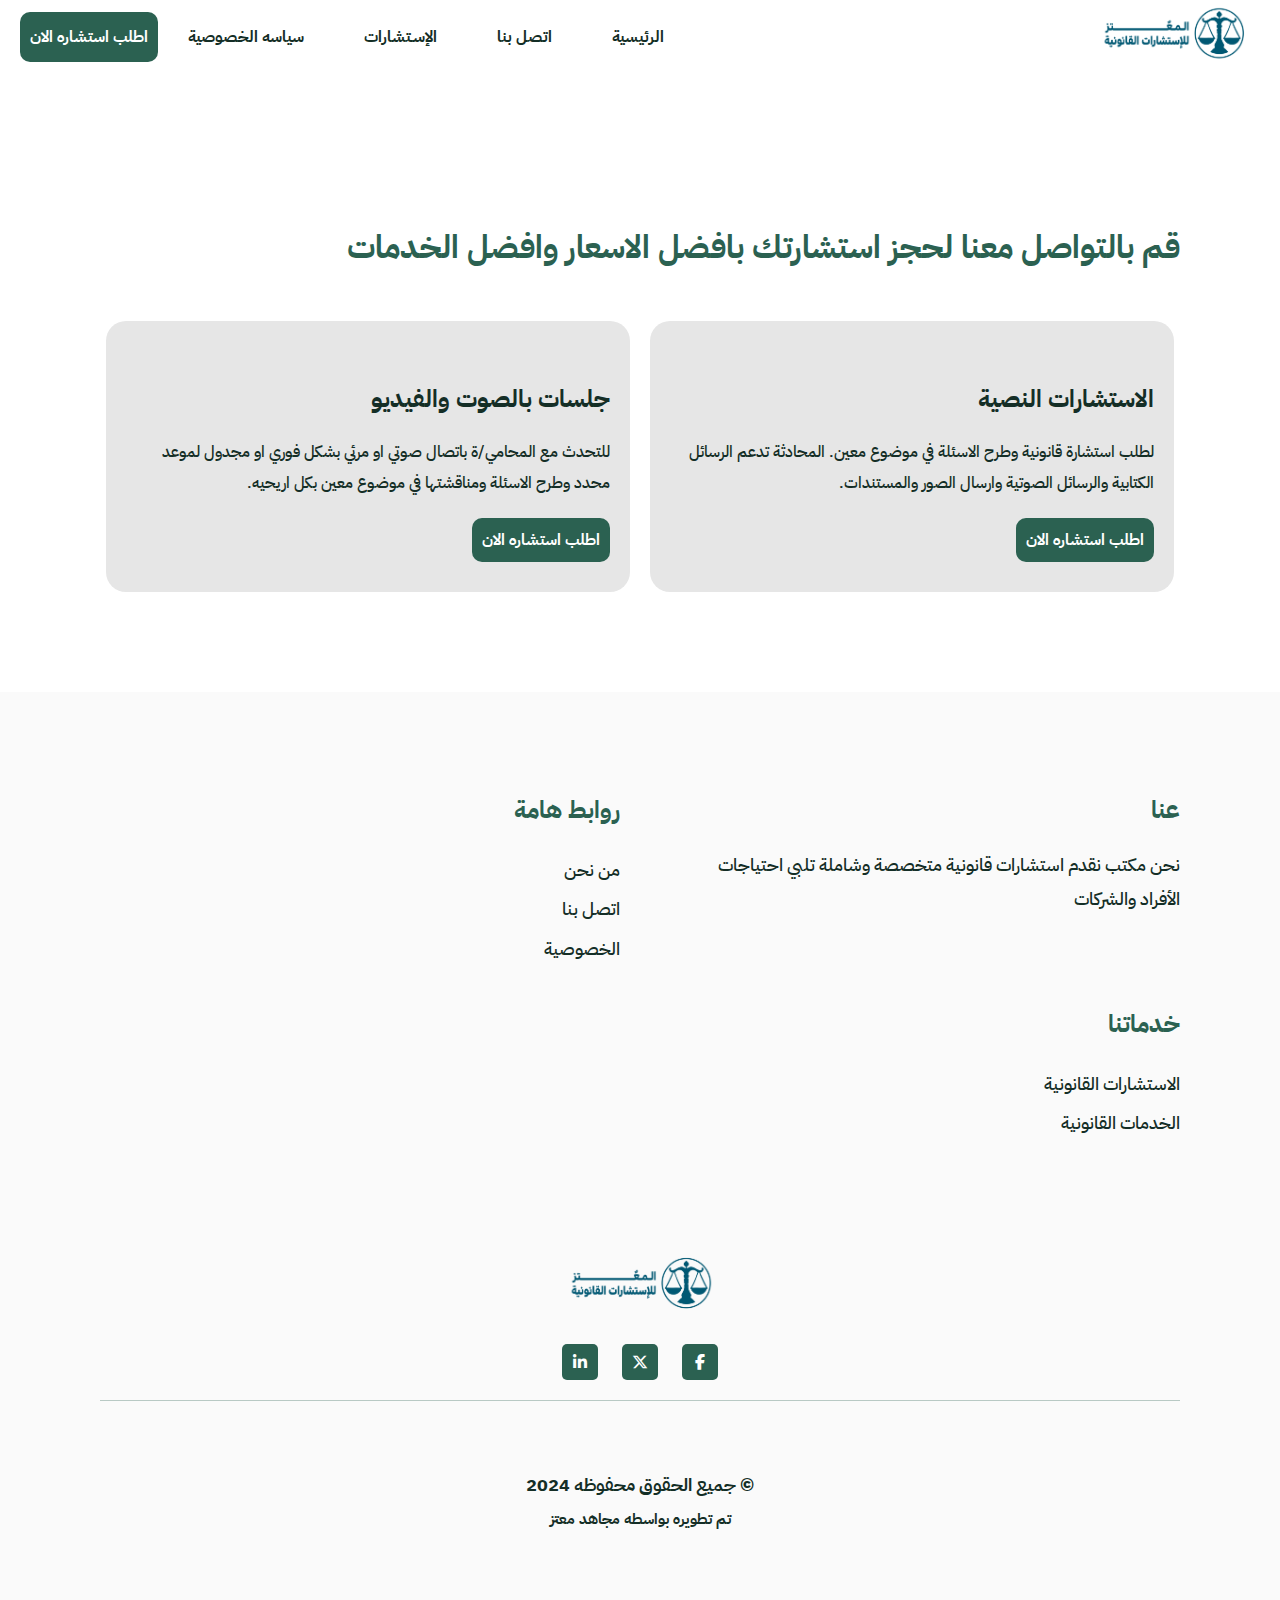
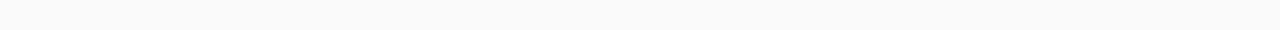
<file: consulting.html>
<!DOCTYPE html>
<html lang="en" dir="rtl">
<head>
    <meta charset="UTF-8">
    <meta name="viewport" content="width=device-width, initial-scale=1.0">
    <title> الاستشارات  | المعتز للاستشارات القانونيه </title>
    <link rel="icon" href="./assets/white logo - Copy.ico">
    <link rel="preconnect" href="https://fonts.googleapis.com">
<link rel="preconnect" href="https://fonts.gstatic.com" crossorigin>
<link href="https://fonts.googleapis.com/css2?family=IBM+Plex+Sans+Arabic:wght@300;400;500;600;700&display=swap" rel="stylesheet">
<link rel="stylesheet" href="./css/stayle.css">
<link rel="stylesheet" href="./css/all.css">
<link rel="stylesheet" href="./css/all.min.css">
<!-- Link Style File -->
</head>
<body>
    <!-- Start My Resume v 1.0 س
    copyright all reservied 2024 
    -->
    <!-- Start Heading home page -->
    <div class="page">
        <div class="header">
            <div class="container">
                    <!-- <h2 class="logo"> مُـعـتــز </h2> -->
                    <div class="logo">
                        <img src="./2x/Artboard 2@2x.png" alt="logo" width="180">
                    </div>
                    
                        <ul class="sidebar">
                            <li onclick=hideSidebar()>
                            <svg xmlns="http://www.w3.org/2000/svg" height="40px" viewBox="0 -960 960 960" width="40px" fill="#5f6368"><path d="m256-200-56-56 224-224-224-224 56-56 224 224 224-224 56 56-224 224 224 224-56 56-224-224-224 224Z"/></svg>
                            </li>
                            <li>
                                <a href="./index.html">
                                    الرئيسية
                                </a>
                            </li>
                            <li>
                                <a href="#edu">
                                    اتصل بنا
                                </a>
                            </li>
                            <li>
                                <a href="./consulting.html">
                                    الإسـتشارات
                                </a>
                            </li>
                            <li>
                             <a href="./policy.html">سياسه الخصوصية</a>

                            </li>
                            <li>
                                <a href="https://wa.me/249920486301" class="order-now">اطلب استشاره الان</a>
                            </li>
                        </ul>
                        
                    <nav>
                        <ul>
                            <li class="hideOnMobile">
                                <a href="#home">
                                    الرئيسية
                                </a>
                            </li>
                            <li class="hideOnMobile">
                                <a href="#edu">
                                    اتصل بنا
                                </a>
                            </li>
                            <li class="hideOnMobile">
                                <a href="./consulting.html">
                                    الإسـتشارات
                                </a>
                            </li>
                            <li class="hideOnMobile">
                             <a href="./policy.html">سياسه الخصوصية</a>

                            </li>
                            <li  class="hideOnMobile">
                                <a href="https://wa.me/249920486301" class="order-now"  style="margin: 0;">اطلب استشاره الان</a>
                            </li>
                            <li onclick=showSidebar() class="hideIconMenu">
                        <svg xmlns="http://www.w3.org/2000/svg" height="40px" viewBox="0 -960 960 960" width="40px" fill="#2B6151"><path d="M120-240v-80h720v80H120Zm0-200v-80h720v80H120Zm0-200v-80h720v80H120Z"/></svg>
                            </li>  
                        </ul>
                    </nav>
                </div>
            </div>
 
        <div class="certfacite" id="cer">
   <h1 class="main-title">قم بالتواصل معنا لحجز استشارتك بافضل الاسعار وافضل الخدمات</h1>
            <div class="container">
            
                <div class="box">
                    <h2>الاستشارات النصية</h2>
                    <p>لطلب استشارة قانونية وطرح الاسئلة في موضوع معين. المحادثة تدعم الرسائل الكتابية والرسائل الصوتية وارسال الصور والمستندات.</p>
            <a href="https://wa.me/249920486301" class="order-now">اطلب استشاره الان</a>
            </div>
            <div class="box">
                <h2>جلسات بالصوت والفيديو</h3>
                    <p>للتحدث مع المحامي/ة باتصال صوتي او مرئي بشكل فوري او مجدول لموعد محدد وطرح الاسئلة ومناقشتها في موضوع معين بكل اريحيه.</p>
                    <a href="https://wa.me/249920486301" class="order-now">اطلب استشاره الان</a>
            </div>
            </div>
        </div>
</div>
</div>

<div class="footer">
    <div class="container">
     <div class="important-link">
      <div class="right">
       <h2>عنا</h2>
       <p>نحن مكتب نقدم استشارات قانونية متخصصة وشاملة تلبي احتياجات الأفراد والشركات</p>
      </div>
      <div class="center">
       <h2 class="">روابط هامة</h2>
       <ul>
        <li><a href="/about">من نحن</a></li>
        <li><a href="/contact">اتصل بنا</a></li>
        <li><a href="/privacy-policy"> الخصوصية</a></li>
       </ul>
      </div>
       <div class="left">
        <h2>خدماتنا</h2>
        <ul>
        <li><a href="">الاستشارات القانونية </a></li>
        <li><a href="">الخدمات القانونية </a></li>
       </ul>
      </div>
  </div>
        <img src="./2x/Artboard 1@2x.png" alt="logo" width="180">
    <div class="social">
        <a href="#"><i class="fa-brands fa-facebook-f"></i></a>
        <a href="#"><i class="fa-brands fa-x-twitter"></i></a>
        <a href="#"><i class="fa-brands fa-linkedin-in"></i></a>
    </div>
    <p>&copy; جميع الحقوق محفوظه 2024</p>
    <span> تم تطويره بواسطه مجاهد معتز</span>

    </div>
</div>
</div>
<script src="./js/main.js"></script>
</body>
</html>
</file>
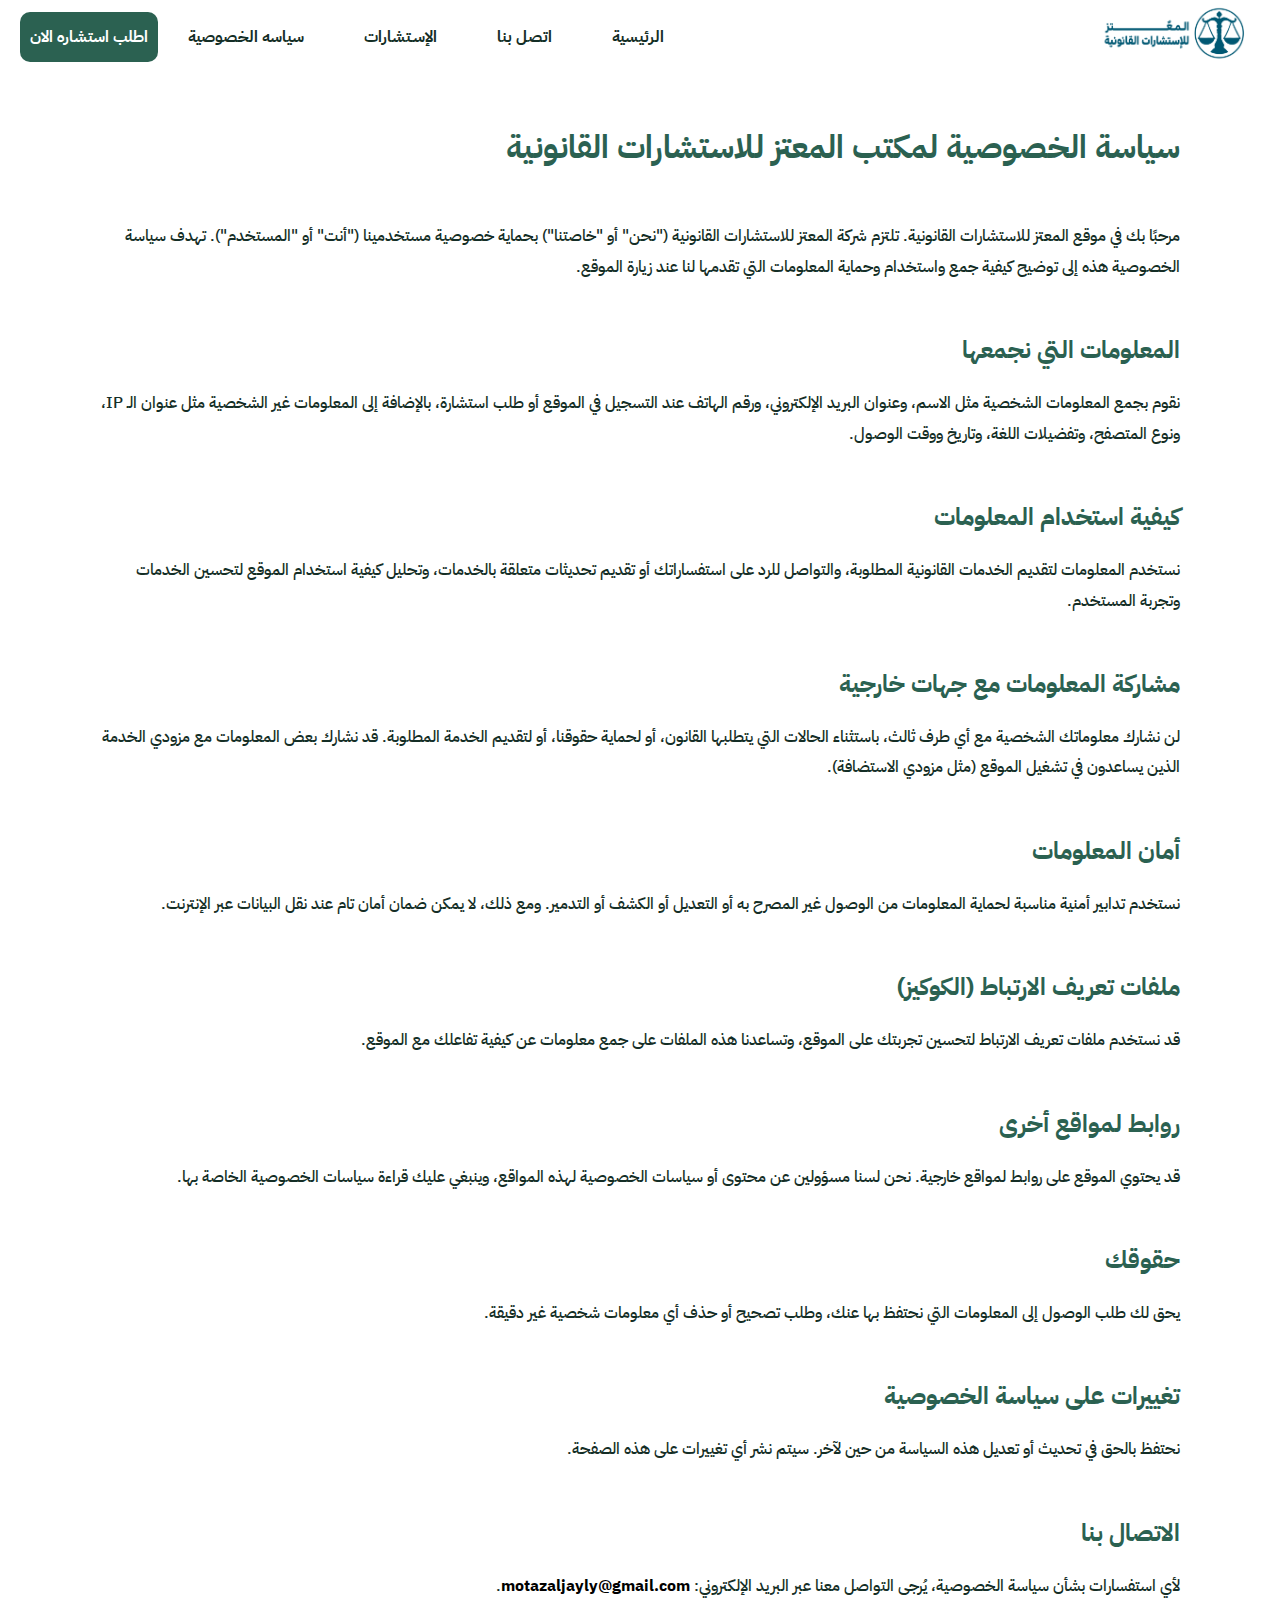
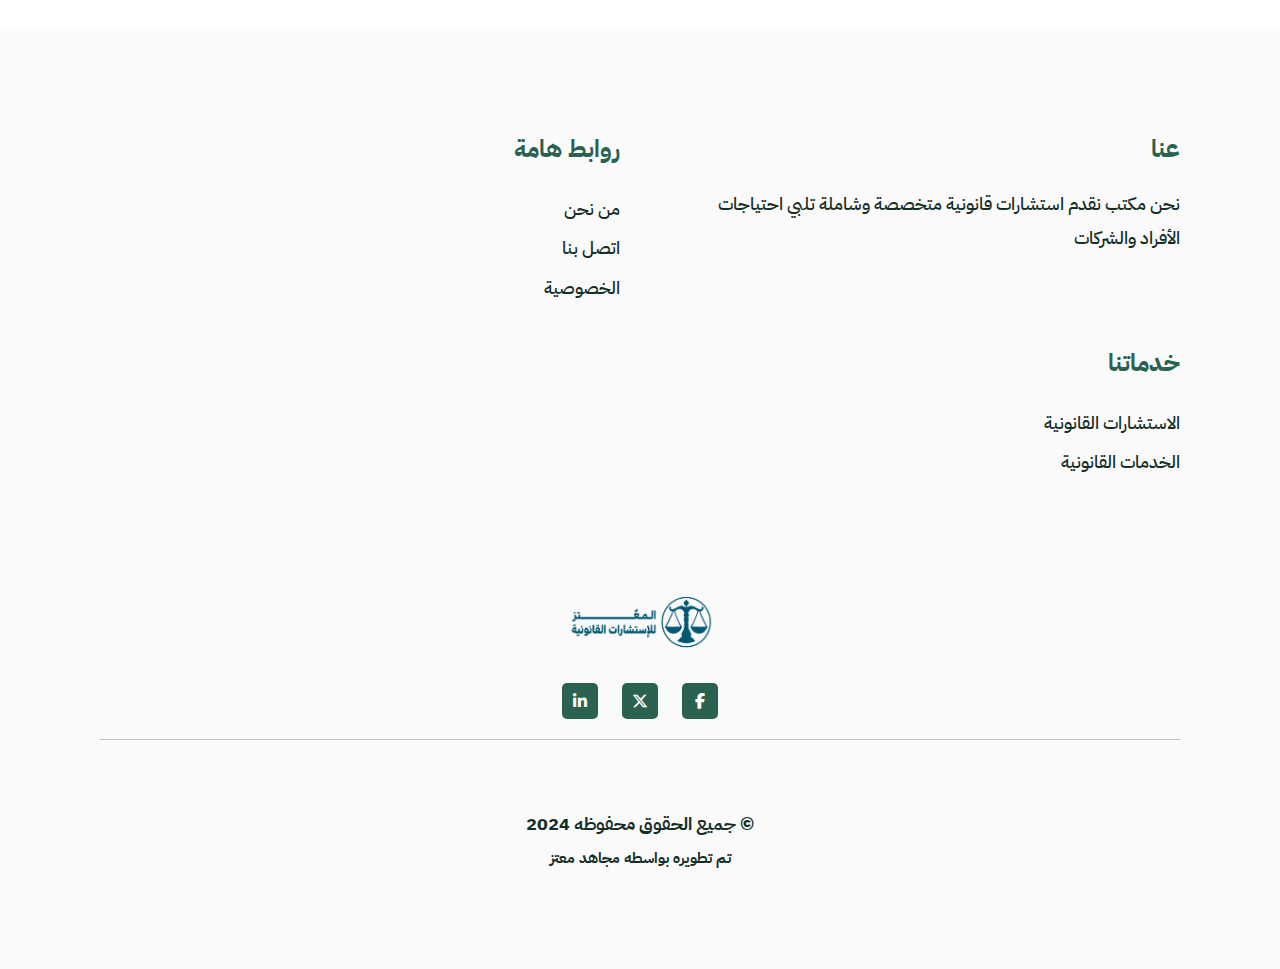
<file: policy.html>
<!DOCTYPE html>
<html lang="en" dir="rtl">
<head>
    <meta charset="UTF-8">
    <meta name="viewport" content="width=device-width, initial-scale=1.0">
    <title> سياسة الخصوصيه | المعتز للاستشارات القانونيه </title>
    <link rel="icon" href="./assets/white logo - Copy.ico">
    <link rel="preconnect" href="https://fonts.googleapis.com">
<link rel="preconnect" href="https://fonts.gstatic.com" crossorigin>
<link href="https://fonts.googleapis.com/css2?family=IBM+Plex+Sans+Arabic:wght@300;400;500;600;700&display=swap" rel="stylesheet">
<link rel="stylesheet" href="./css/stayle.css">
<link rel="stylesheet" href="./css/all.css">
<link rel="stylesheet" href="./css/all.min.css">
<!-- Link Style File -->
</head>
<body>
    <!-- Start My Resume v 1.0 س
    copyright all reservied 2024 
    -->
    <!-- Start Heading home page -->
    <div class="page">
        <div class="header">
            <div class="container">
                    <!-- <h2 class="logo"> مُـعـتــز </h2> -->
                    <div class="logo">
                        <img src="./2x/Artboard 2@2x.png" alt="logo" width="180">
                    </div>
                    
                        <ul class="sidebar">
                            <li onclick=hideSidebar()>
                            <svg xmlns="http://www.w3.org/2000/svg" height="40px" viewBox="0 -960 960 960" width="40px" fill="#5f6368"><path d="m256-200-56-56 224-224-224-224 56-56 224 224 224-224 56 56-224 224 224 224-56 56-224-224-224 224Z"/></svg>
                            </li>
                            <li>
                                <a href="./index.html">
                                    الرئيسية
                                </a>
                            </li>
                            <li>
                                <a href="">
                                    اتصل بنا
                                </a>
                            </li>
                            <li>
                             <a href="./consulting.html">
                              الإسـتشارات
                          </a>
                            </li>
                            <li>
                             <a href="./policy.html">سياسه الخصوصية</a>

                            </li>
                            <li>
                                <a href="https://wa.me/249920486301" class="order-now">اطلب استشاره الان</a>
                            </li>
                        </ul>
                        
                    <nav>
                        <ul>
                            <li class="hideOnMobile">
                                <a href="#home">
                                    الرئيسية
                                </a>
                            </li>
                            <li class="hideOnMobile">
                                <a href="#edu">
                                    اتصل بنا
                                </a>
                            </li>
                            <li class="hideOnMobile">
                             <a href="./consulting.html">
                              الإسـتشارات
                          </a>
                            </li>
                            <li class="hideOnMobile">
                             <a href="./policy.html">سياسه الخصوصية</a>

                            </li>
                            <li  class="hideOnMobile">
                                <a href="https://wa.me/249920486301" class="order-now"  style="margin: 0;">اطلب استشاره الان</a>
                            </li>
                            <li onclick=showSidebar() class="hideIconMenu">
                        <svg xmlns="http://www.w3.org/2000/svg" height="40px" viewBox="0 -960 960 960" width="40px" fill="#2B6151"><path d="M120-240v-80h720v80H120Zm0-200v-80h720v80H120Zm0-200v-80h720v80H120Z"/></svg>
                            </li>  
                        </ul>
                    </nav>
                </div>
            </div>
<div class="landing-policy">
 <h1 class="main-title">سياسة الخصوصية لمكتب المعتز للاستشارات القانونية</h1>
 <div class="container">
  <p>مرحبًا بك في موقع المعتز للاستشارات القانونية. تلتزم شركة المعتز للاستشارات القانونية ("نحن" أو "خاصتنا") بحماية خصوصية مستخدمينا ("أنت" أو "المستخدم"). تهدف سياسة الخصوصية هذه إلى توضيح كيفية جمع واستخدام وحماية المعلومات التي تقدمها لنا عند زيارة الموقع.</p>
  
  <h2 class="sconed-title">المعلومات التي نجمعها</h2>
  <p>نقوم بجمع المعلومات الشخصية مثل الاسم، وعنوان البريد الإلكتروني، ورقم الهاتف عند التسجيل في الموقع أو طلب استشارة، بالإضافة إلى المعلومات غير الشخصية مثل عنوان الـ IP، ونوع المتصفح، وتفضيلات اللغة، وتاريخ ووقت الوصول.</p>
  
  <h2 class="sconed-title">كيفية استخدام المعلومات</h2>
  <p>نستخدم المعلومات لتقديم الخدمات القانونية المطلوبة، والتواصل للرد على استفساراتك أو تقديم تحديثات متعلقة بالخدمات، وتحليل كيفية استخدام الموقع لتحسين الخدمات وتجربة المستخدم.</p>
  
  <h2 class="sconed-title">مشاركة المعلومات مع جهات خارجية</h2>
  <p>لن نشارك معلوماتك الشخصية مع أي طرف ثالث، باستثناء الحالات التي يتطلبها القانون، أو لحماية حقوقنا، أو لتقديم الخدمة المطلوبة. قد نشارك بعض المعلومات مع مزودي الخدمة الذين يساعدون في تشغيل الموقع (مثل مزودي الاستضافة).</p>
  
  <h2 class="sconed-title">أمان المعلومات</h2>
  <p>نستخدم تدابير أمنية مناسبة لحماية المعلومات من الوصول غير المصرح به أو التعديل أو الكشف أو التدمير. ومع ذلك، لا يمكن ضمان أمان تام عند نقل البيانات عبر الإنترنت.</p>
  
  <h2 class="sconed-title">ملفات تعريف الارتباط (الكوكيز)</h2>
  <p>قد نستخدم ملفات تعريف الارتباط لتحسين تجربتك على الموقع، وتساعدنا هذه الملفات على جمع معلومات عن كيفية تفاعلك مع الموقع.</p>
  
  <h2 class="sconed-title">روابط لمواقع أخرى</h2>
  <p>قد يحتوي الموقع على روابط لمواقع خارجية. نحن لسنا مسؤولين عن محتوى أو سياسات الخصوصية لهذه المواقع، وينبغي عليك قراءة سياسات الخصوصية الخاصة بها.</p>
  
  <h2 class="sconed-title">حقوقك</h2>
  <p>يحق لك طلب الوصول إلى المعلومات التي نحتفظ بها عنك، وطلب تصحيح أو حذف أي معلومات شخصية غير دقيقة.</p>
  
  <h2 class="sconed-title">تغييرات على سياسة الخصوصية</h2>
  <p>نحتفظ بالحق في تحديث أو تعديل هذه السياسة من حين لآخر. سيتم نشر أي تغييرات على هذه الصفحة.</p>
  
  <h2 class="sconed-title">الاتصال بنا</h2>
  <p>لأي استفسارات بشأن سياسة الخصوصية، يُرجى التواصل معنا عبر البريد الإلكتروني: <a href="mailto:motazaljayly@gmail.com">motazaljayly@gmail.com</a>.</p>
</body>
</html>
</div>
</div>

            <div class="footer">
             <div class="container">
              <div class="important-link">
               <div class="right">
                <h2>عنا</h2>
                <p>نحن مكتب نقدم استشارات قانونية متخصصة وشاملة تلبي احتياجات الأفراد والشركات</p>
               </div>
               <div class="center">
                <h2 class="">روابط هامة</h2>
                <ul>
                 <li><a href="/about">من نحن</a></li>
                 <li><a href="/contact">اتصل بنا</a></li>
                 <li><a href="/privacy-policy"> الخصوصية</a></li>
                </ul>
               </div>
                <div class="left">
                 <h2>خدماتنا</h2>
                 <ul>
                 <li><a href="">الاستشارات القانونية </a></li>
                 <li><a href="">الخدمات القانونية </a></li>
                </ul>
               </div>
           </div>

                 <img src="./2x/Artboard 1@2x.png" alt="logo" width="180">
             <div class="social">
                 <a href="#"><i class="fa-brands fa-facebook-f"></i></a>
                 <a href="#"><i class="fa-brands fa-x-twitter"></i></a>
                 <a href="#"><i class="fa-brands fa-linkedin-in"></i></a>
             </div>
             <p>&copy; جميع الحقوق محفوظه 2024</p>
             <span> تم تطويره بواسطه مجاهد معتز</span>
             </div>
         </div>
 </div>
<script src="./js/main.js"></script>
</body>
</html>
</file>
<file: css/stayle.css>
/* @import url('https://fonts.googleapis.com/css2?family=IBM+Plex+Sans+Arabic:wght@300;400;500;600;700&display=swap'); */

* {
    font-family: 'IBM Plex Sans Arabic', sans-serif;
    padding: 0;
    margin: 0;
    box-sizing: border-box;
    scroll-behavior: smooth;
}

:root {
    --main-color: #2B6151;
    
    --text-color: #000000;
    --background-color: #fffff1;
    --box-shadow: rgba(0, 0, 0, 0.1)0px 5px 10px -3px;
    --border-radius: 5px;
    --padding-top: 100px;
    --padding-bottom: 100px;
    --transation: 0.7s;
}

.page {
    background-color: #ffffff;
}

ul {
    list-style: none;
}

a {
    text-decoration: none;
    color: black;
    font-weight: bold;
}

.main-title {
    padding-right: 100px;
    margin: 50px 0;
    color: #2B6151;
}
.sconed-title {
    margin: 20px 0;
    color: #2B6151;   
}


.container {
    padding-left: 100px;
    padding-right: 100px;
    margin-left: auto;
    margin-right: auto;
}

@media (max-width:767px) {
    .main-title {
        padding-right: 30px;
    }
}



.header .container {
    display: flex;
    justify-content: space-between;
    align-items: center;
    padding: 0 20px;
}

nav ul {
    display: flex;
    justify-content: flex-end;
    align-items: center;
}

nav li {
    height: 50px;
    align-items: center;
    display: flex;
}

nav a {
    height: 100%;
    padding: 0 30px;
    display: flex;
    align-items: center;
    color: #142e26;
}

nav a:hover {
    background-color: rgb(230, 230, 230);
}

nav li:first-child {
    margin-right: auto;
}

.sidebar {
    position: fixed;
    top: 0;
    right: 0;
    height: 100vh;
    width: 250px;
    z-index: 999;
    background-color: white;
    box-shadow: -10px 0 10px rgba(0, 0, 0, 0.1);
    display: none;
    flex-direction: column;
    justify-content: flex-start;
    padding-top: 80px;
 
    /* padding-right: 40px; */
}

.sidebar li {
    width: 100%;
    padding: 10px;
    padding-top: 20px;
    border-bottom: 1px solid #142e2667;
    height: 70px;

}

.sidebar li:first-child {
    position: fixed;
    top: 0;
    right: 280px;
    border: none;
}

.sidebar li:first-child:hover {
    background: none;
}

.sidebar li:last-child {
    border: none;
    margin-top: 40px;
    color: white !important;
}

.sidebar li a {
    width: 100%;
    height: 100%;
    padding-right: 20px;
    font-size: 18px;
    font-weight: 500;
    color: #142e26;
}

.sidebar a {
    width: 100%;
}

.sidebar li:hover {
    background-color: rgb(230, 230, 230);
}

@media (max-width: 767px) {
    .hideOnMobile {
        display: none;
    }

    .sidebar {
        width: 90%;
    }
}

@media (min-width: 767px) {
    .hideIconMenu {
        display: none;
    }
}

/* Start landing style */
.landing {
    padding-top: 10px;
    /* padding-bottom: 100px; */
}

.landing .container .info-landing {
    display: flex;
    justify-content: space-between;
    padding-left: 20px;
}

.landing .container .info-landing img {
    color: white;
}

.landing .info-landing,
.another .info-landing {
    border-radius: 20px;
    padding-top: 50px;
    padding-bottom: 100px;
    padding-right: 20px;
    background: rgb(20, 46, 38);
    background: linear-gradient(90deg, rgba(20, 46, 38, 1) 3%, rgba(43, 97, 81, 1) 40%, rgba(114, 172, 154, 1) 100%);
}

@media (max-width:767px) {

    .landing .info-landing,
    .another .info-landing {
        border-radius: 0;
    }

    .landing .container,
    
    .another .container {
        padding: 0;
    }
}

.landing .title {
    color: white;
    width: 90%;
}

.landing .info-landing p {
    padding-top: 30px;
    font-weight: 500;
    line-height: 1.9em;
    /* padding-left: 30px; */
    color: white;
}

.order-now {
    background-color: #2B6151;
    padding: 10px;
    border-radius: 10px;
    color: white !important;
    margin-top: 20px;
}

/*  Start Certifacte */
.certfacite,
.projects {
    padding-top: 100px;
    padding-bottom: 100px;
}

.certfacite .container {
    width: 99%;
    display: grid;
    grid-template-columns: repeat(auto-fill, minmax(450px, 1fr));
    gap: 20px;
}

.projects .container {
    width: 99%;
    display: grid;
    grid-template-columns: repeat(auto-fill, minmax(350px, 1fr));
    gap: 20px;
}

@media (max-width:767px) {
    .projects .container {
        width: 100%;
    }
}

@media (max-width:767px) {
    .certfacite .container {
        width: 100%;
        display: grid;
        grid-template-columns: repeat(auto-fill, minmax(250px, 1fr));
        gap: 20px;
    }
}

.box img {
    width: 30px;
    display: block;
    margin-left: 100px;
}

.count-img {
    background-color: #2B6151;
    width: 70px;
    height: 70px;
    border-radius: 100%;
}

.certfacite .box,
.rates .box {
    color: #142e26;
    font-weight: bold;
    border-radius: 20px;
    width: 100%;
    padding: 40px 20px;
    background-color: rgb(230, 230, 230);
    /* box-shadow: var(--box-shadow); */
}

.another h1 {
    color: white;
    padding-bottom: 50px;
}

.another a {
    border-radius: 10px;
    padding: 10px;
    background-color: white;
    color: #2B6151 !important;
}

.rates {
    padding-bottom: 100px;
}

.rates .box {
    padding: 20px 20px 10px 20px;
}

.rates .container {
    width: 100%;
    display: grid;
    grid-template-columns: repeat(auto-fill, minmax(250px, 1fr));
    gap: 20px;
}

.rates .box .stars i {
    font-size: 20px;
    color: #2B6151;
}

.rates .box p {
    padding-top: 20px;
    padding-bottom: 20px;
    font-weight: 500;
    line-height: 1.9em;
    color: #142e26;
}

.rates .box .info {
    display: flex;
    justify-content: space-between;
    align-items: center;
}

.rates .box .info img {
    border-radius: 50%;
    border: 2px solid #2B6151;
}

.rates .box .info p {
    font-size: 18px;
}

.certfacite .box h2 {
    padding-top: 20px;
    padding-bottom: 20px;
}

.certfacite .box p {
    padding-bottom: 30px;
    color: inherit;
    font-weight: 500;
    line-height: 1.9em;
}

.certfacite .box::before {
    content: '\0020';
    display: block;
    overflow: hidden;
    visibility: hidden;
    width: 0;
    height: 0;
}

.projects .container {
    padding-bottom: 100px;
}

.projects .p {
    padding-bottom: 30px;
    font-weight: 500;
    line-height: 1.9em;
    color: #142e26;
    font-weight: 500;
    font-size: 18px;
    padding-right: 100px;
}

@media (max-width:767px) {
    .projects .p {
        padding-right: 30px;
    }
}

.projects .box {
    border: 1px solid #2B6151;
    padding: 10px;
    border-radius: 20px;
    color: #142e26;
}

.projects .box img {
    margin: auto;
    padding-top: 30%;
}

.projects .box h2 {
    padding-top: 20px;
    padding-bottom: 20px;
}

.projects .box p {
    padding-bottom: 20px;
    font-weight: 500;
    line-height: 1.9em;
}


@media (max-width:767px) {
    .project-filter li {
        padding: 5px 10px;
    }
}

@media (max-width:767px) {
    .container {
        padding-left: 30px;
        padding-right: 30px;
        margin-left: auto;
        margin-right: auto;
    }

    .linkes ul {
        display: none;
    }

    .header .logo {
        /* margin: auto; */
        font-size: 28px;
    }

}

.contact {
    padding-bottom: 100px;
    color: #142e26;
}

.contact .container {
    display: grid;
    grid-template-columns: repeat(auto-fill, minmax(500px, 1fr));
    align-items: center;
}


.contact .location-side {
    font-weight: bold;
    font-size: 15px;
}

.contact .location-side h3 {
    padding: 10px 0 0 0;
}

.contact .email-side input,
textarea {

    border: none;
    border: 1px solid #142e26;
    opacity: 90%;
    border-radius: 5px;
    outline: none;
    font-size: 15px;
}

.contact .email-side h3 {
    margin: 10px 0;

}

.contact .email-side input[type=email],
.contact .email-side input[type=text] {
    direction: ltr;
    width: 100%;
    padding: 12px 20px;
    font-weight: bold;
}

.contact .email-side textarea {
    outline: none;
    width: 100%;
    height: 150px;
    padding: 12px 20px;
    resize: none;
    font-weight: bold;
}

.contact .email-side button {
    margin: 20px 0;
    padding: 5px 10px;
    font-size: 15px;
    font-weight: bold;
    border: none;
    background: #2B6151;
    color: #fff;
    border-radius: 3px;

}

@media (max-width:767px) {
    .contact .container {
        grid-template-columns: repeat(auto-fill, minmax(200px, 1fr));
        gap: 40px;
    }
}

.footer {
    padding: 100px 0;
    background-color: rgb(250, 250, 250);
}

.footer img {
    display: block;
    margin: 0 auto;
}

.footer .social {
    display: block;
    text-align: center;
    padding: 20px 0;
    border-bottom: 1px solid #2b615150;
    margin-bottom: 70px;
}

.footer .social i {
    padding: 10px;
    background-color: #2B6151;
    cursor: pointer;
    /* font-size: 22px; */
    margin: 0 10px;
    text-align: center;
    color: white;
    border-radius: 5px;
}
.social i:first-child {
    width: 36px;
}
.footer p {
    text-align: center;
    font-size: 18px;
    font-weight: bold;
    color: #142e26;
}

.footer span {
    color: #142e26;
    font-weight: bold;
    text-align: center;
    font-size: 15px;
    display: block;
    padding-top: 10px;
    letter-spacing: -0.5px;
}



.qna-container {
    padding-left: 100px;
    padding-right: 100px;
    margin: 0 auto;
}

@media (max-width:767px) {
    .qna-container {
        padding-left: 30px;
        padding-right: 30px;
    }
}

.question {
    color: #2B6151;
    padding: 10px;
    margin: 10px 0;
    cursor: pointer;
    border: none;
    width: 100%;
    font-size: 18px;
    border-radius: 5px;
    font-weight: 500;
    display: flex;
    justify-content: space-between;

}

.answer  p{
    padding: 10px;
    border: 1px solid #ddd;
    border-top: none;
    margin-bottom: 10px;
    font-weight: 400;
    color: #142e26;
}

.qna-container {
    height: 400px;
}
.answer {
    max-height: 0;
    overflow: hidden;
    transition: max-height 1.4s ease;
}
.qna.active .answer {
    max-height: 200px;
}
.qna.active i {
    transform: rotate(180deg);
}
.question i {
    transition: transform 0.5s ease-in;
}
.landing-policy p {
    padding-bottom: 30px;
    color: inherit;
    font-weight: 500;
    line-height: 1.9em;
    color:#142e26 ;
}

.important-link {
    display: grid;
    grid-template-columns: repeat(auto-fill, minmax(350px, 1fr));
    /* align-items: center; */
    gap: 40px;
    padding-bottom: 100px;
}
.important-link li {
    padding-top: 5px;
}
.important-link li a{
font-size: 18px;
    font-weight: 500;
    line-height: 1.9em;
    color:#142e26 ;
}
.important-link .right {
    max-width: 500px;
}
.important-link .right p {
  text-align: right;
    font-weight: 500;
    line-height: 1.9em;
    color:#142e26 ;

}
.important-link h2 {
    margin-bottom: 20px;
    color: #2B6151;
}
</file>
